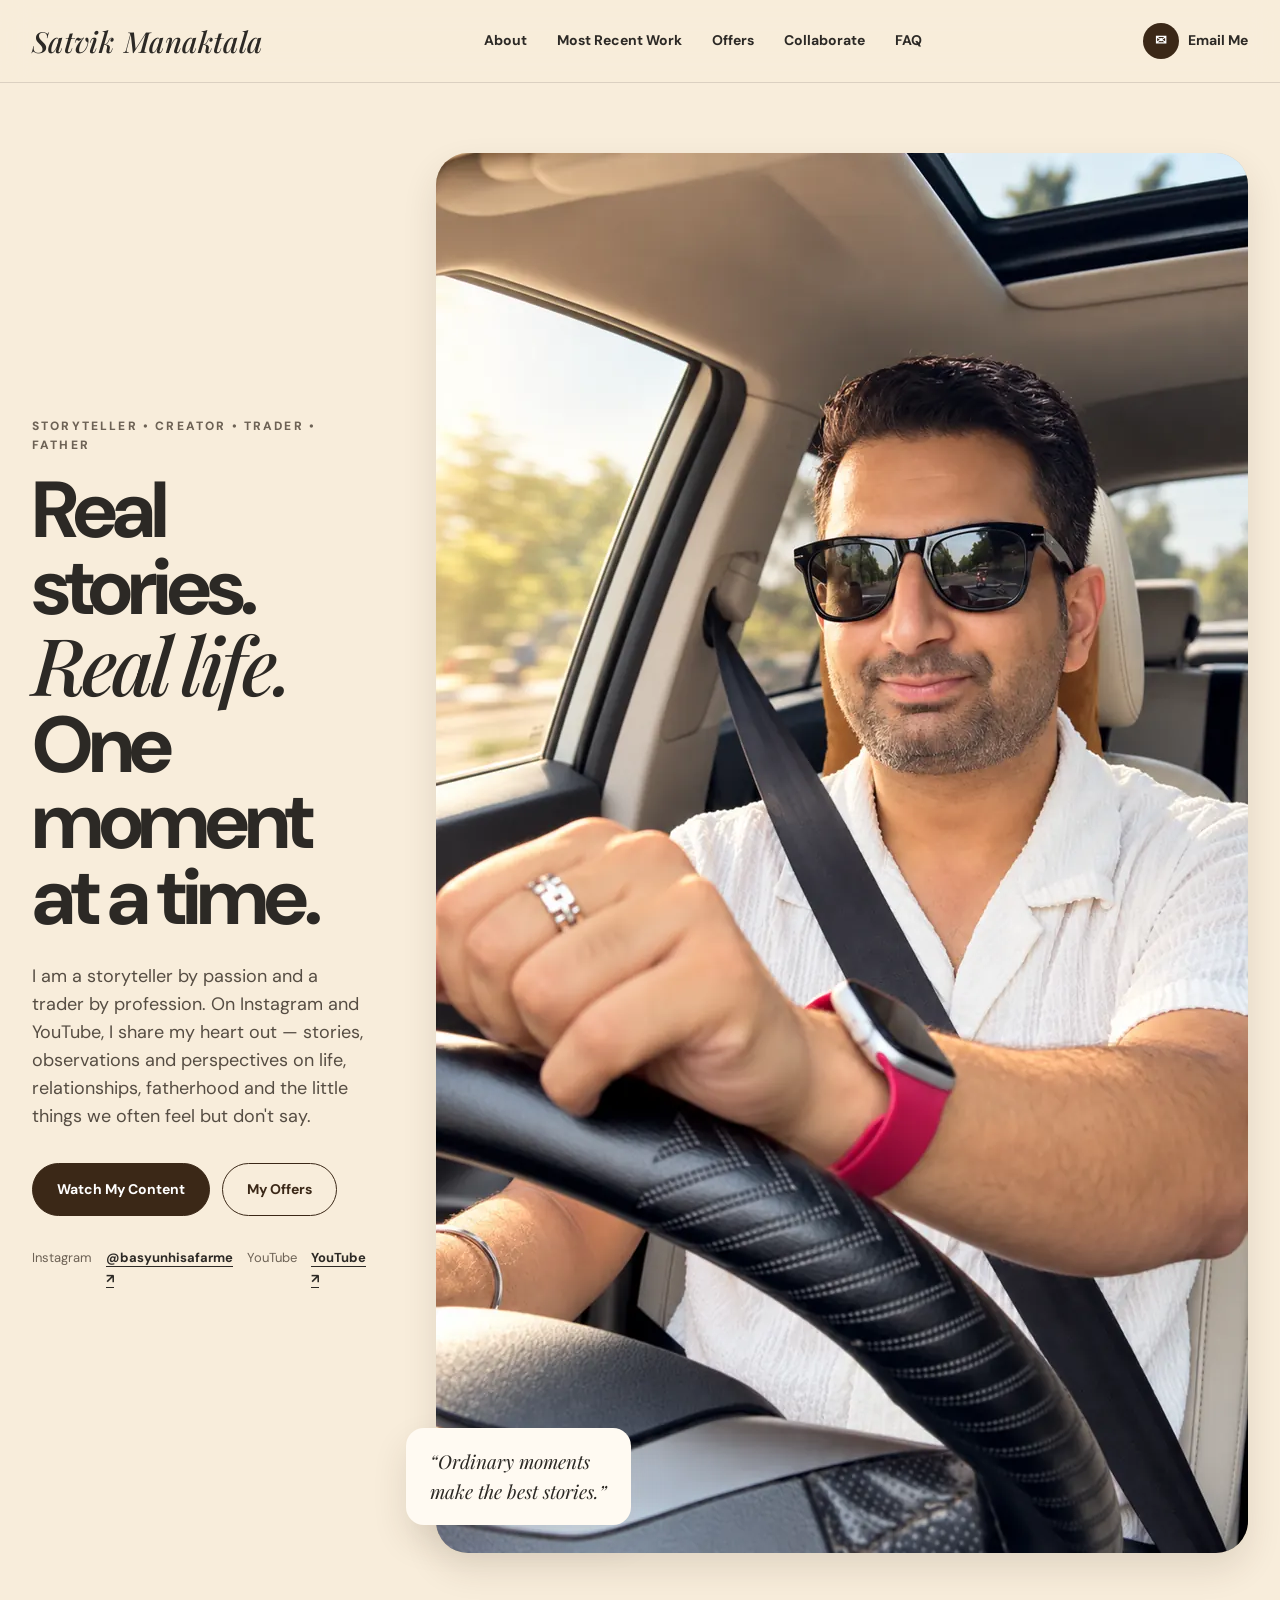
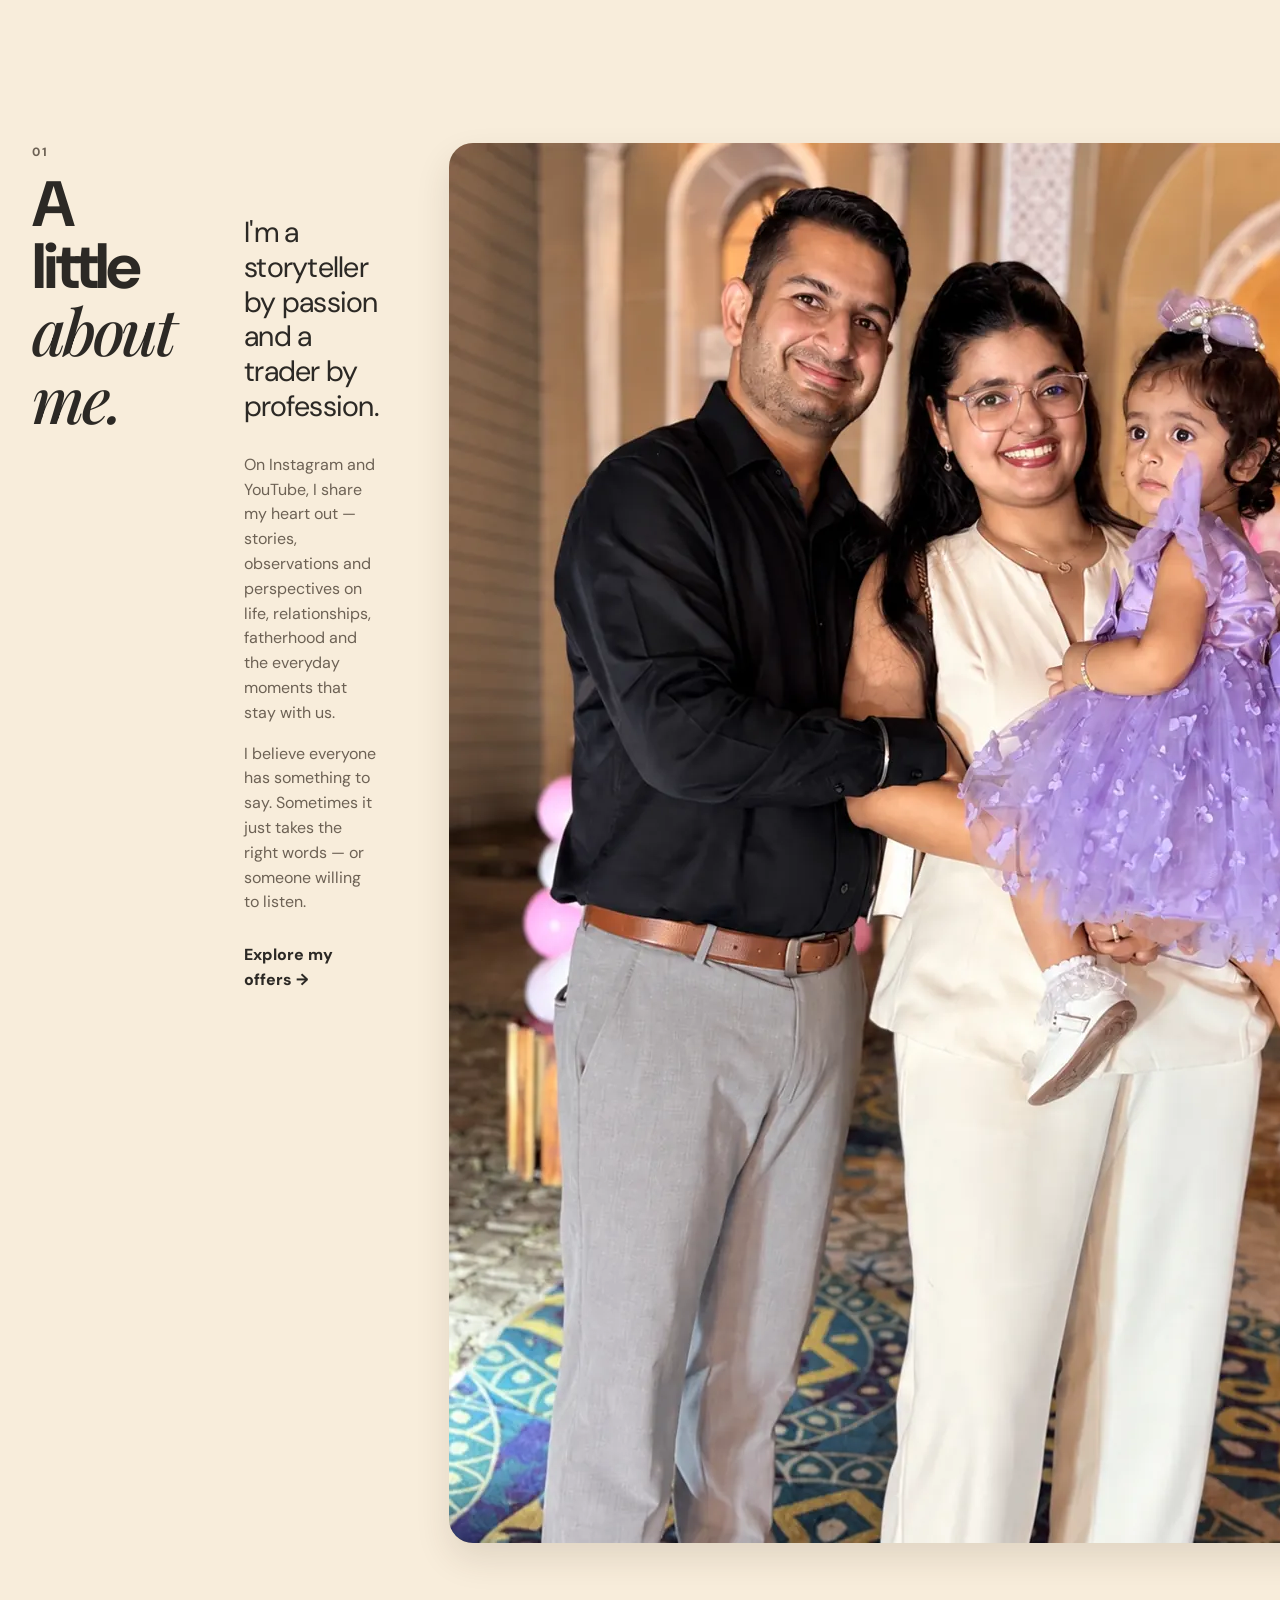
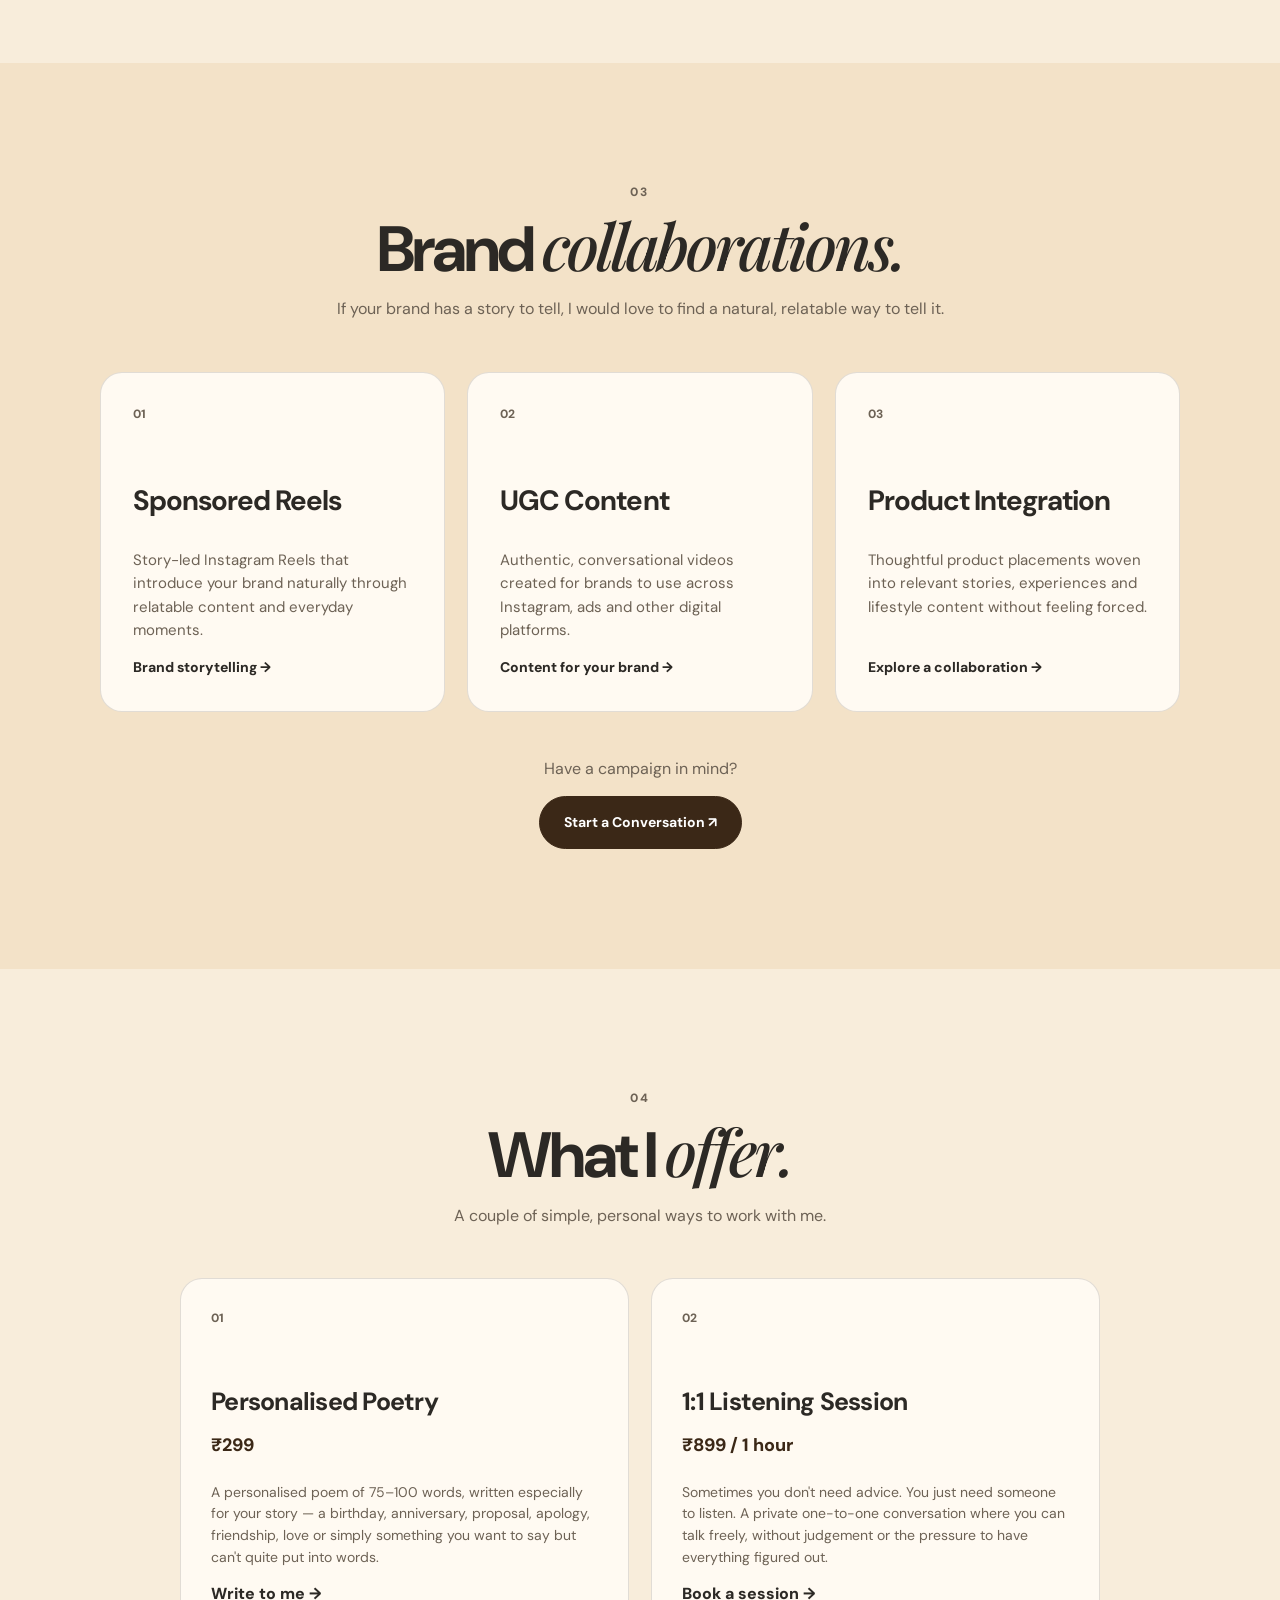
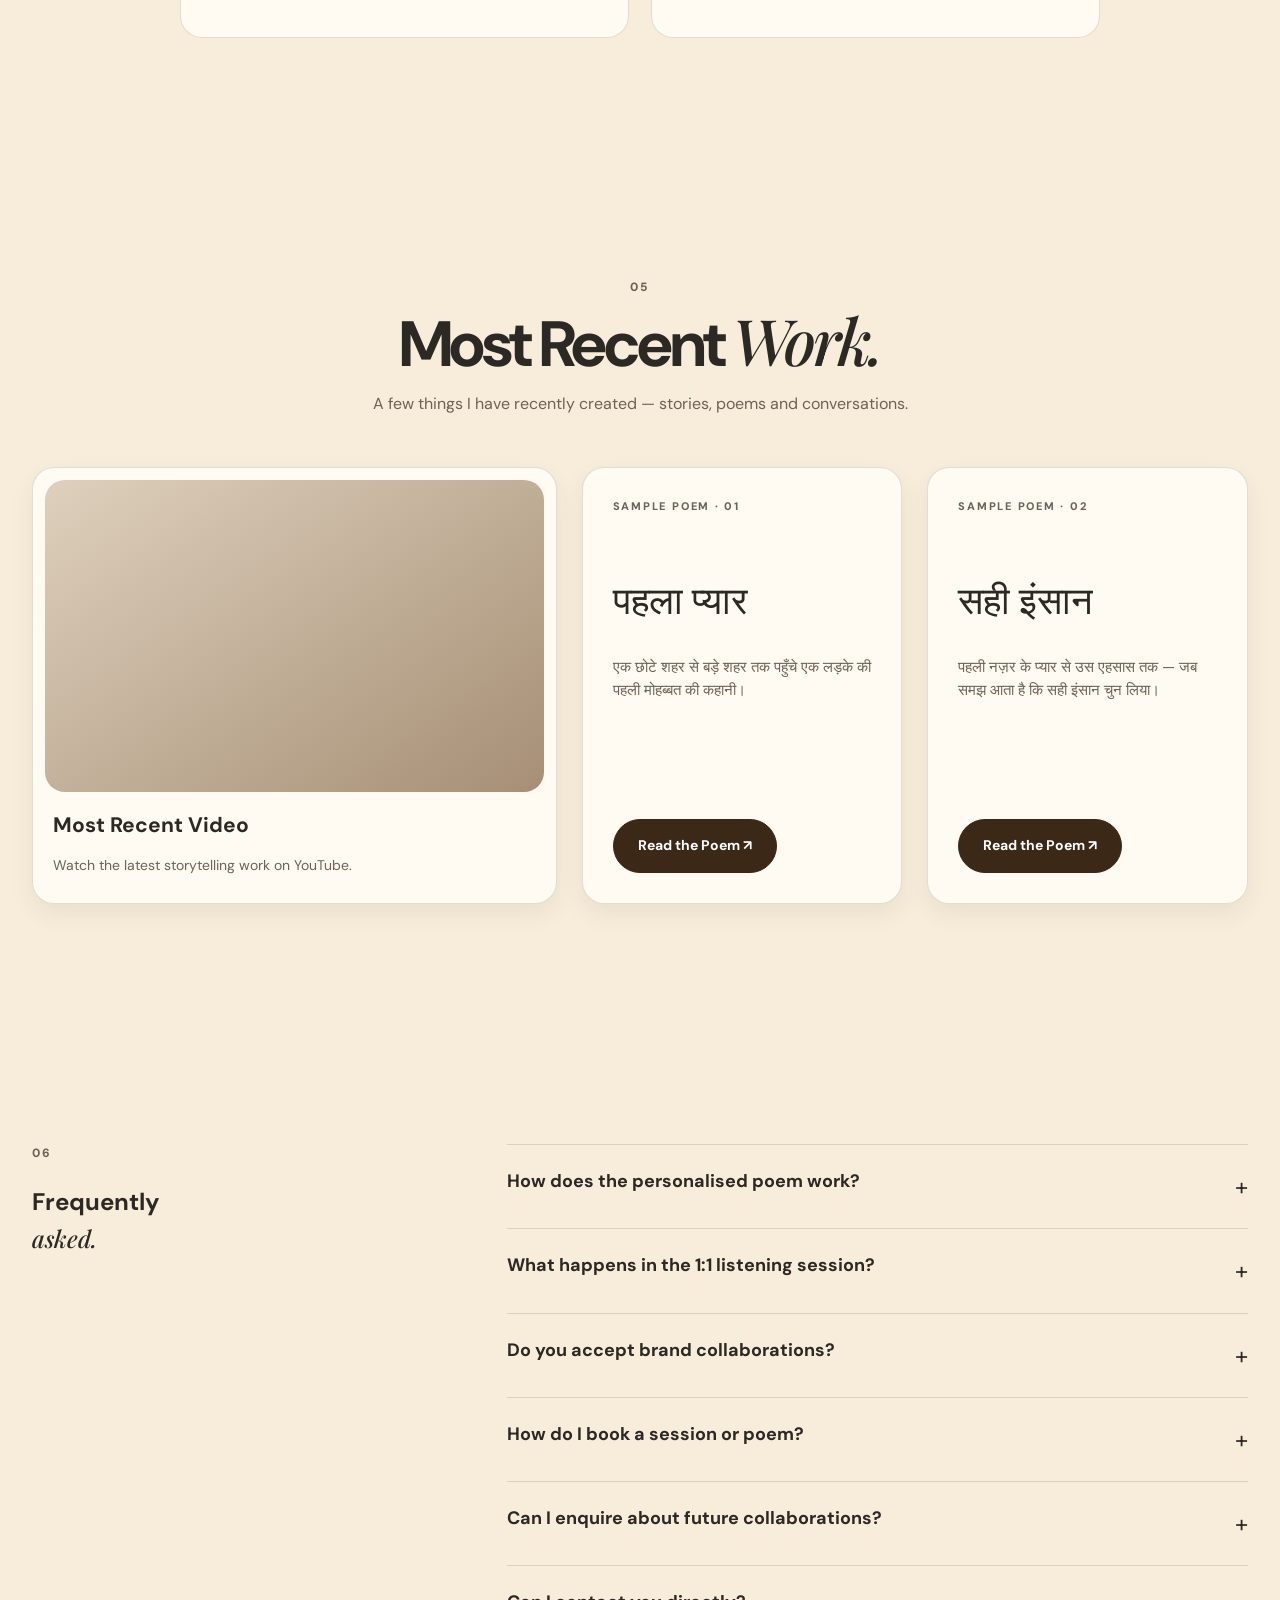
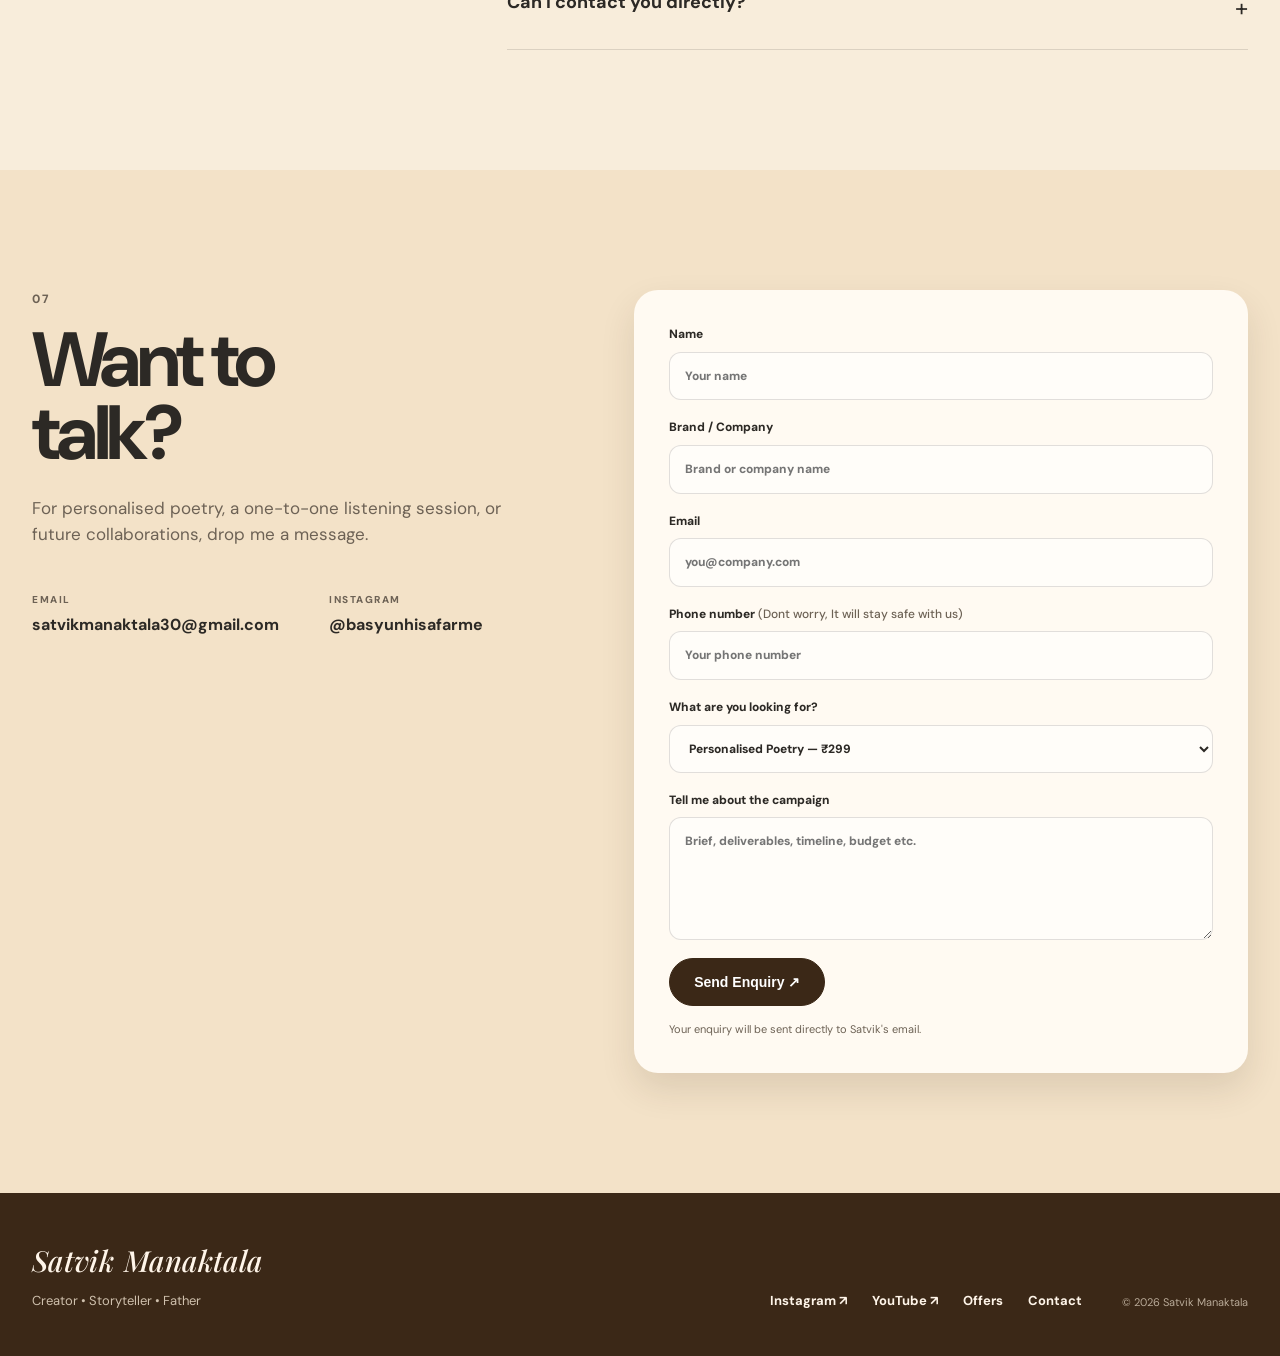
<file: index.html>
<!doctype html>
<html lang="en">
<head>
<meta charset="utf-8">
<meta name="viewport" content="width=device-width,initial-scale=1">
<meta name="description" content="Satvik Manaktala — storyteller, creator and trader. Sharing stories, thoughts and perspectives on life, relationships and everyday moments.">
<title>Satvik Manaktala — Storyteller • Creator • Father</title>
<style>
@import url('https://fonts.googleapis.com/css2?family=DM+Sans:wght@400;500;600;700&family=Playfair+Display:ital,wght@0,500;0,600;1,500;1,600&display=swap');
:root{--cream:#f8eddb;--cream2:#f3e2c8;--ink:#2c2925;--brown:#3b2817;--muted:#6d6255;--white:#fffaf2;--line:rgba(44,41,37,.14);--shadow:0 16px 35px rgba(59,40,23,.12)}
*{box-sizing:border-box}html{scroll-behavior:smooth}body{margin:0;background:var(--cream);color:var(--ink);font-family:'DM Sans',Arial,sans-serif;line-height:1.55}a{text-decoration:none;color:inherit}.container{width:min(1240px,calc(100% - 64px));margin:auto}
.nav-wrap{position:sticky;top:0;z-index:30;background:rgba(248,237,219,.92);backdrop-filter:blur(14px);border-bottom:1px solid var(--line)}.nav{height:82px;display:flex;align-items:center;justify-content:space-between;gap:28px}.logo{font-family:'Playfair Display',serif;font-style:italic;font-size:29px;font-weight:500}.logo span{font-family:'Playfair Display',serif;font-style:italic;font-size:29px;font-weight:500;margin-left:3px}.nav-links{display:flex;gap:30px;font-size:14px;font-weight:700}.nav-links a:hover{opacity:.55}.nav-mail{display:flex;align-items:center;gap:9px;font-size:14px;font-weight:700}.mail-icon{width:36px;height:36px;border-radius:50%;display:grid;place-items:center;background:var(--brown);color:white}.menu{display:none;border:0;background:none;font-size:24px}
.hero{min-height:calc(100vh - 82px);display:grid;grid-template-columns:1fr 1fr;align-items:center;gap:70px;padding:70px 0}.eyebrow,.section-no{font-size:12px;letter-spacing:.18em;font-weight:800;color:var(--muted)}h1{font-size:clamp(54px,6.2vw,88px);line-height:.96;letter-spacing:-.055em;margin:18px 0 28px}h1 em,h2 em{font-family:'Playfair Display',serif;font-weight:500}.lead{max-width:610px;font-size:18px;color:#564d43}.actions{display:flex;gap:12px;flex-wrap:wrap;margin:32px 0}.btn{display:inline-flex;align-items:center;justify-content:center;padding:15px 24px;border-radius:999px;background:var(--brown);border:1px solid var(--brown);color:#fff;font-weight:700;font-size:14px;transition:.2s}.btn:hover{transform:translateY(-2px);box-shadow:var(--shadow)}.btn-light{background:transparent;color:var(--brown)}.btn-light:hover{background:var(--brown);color:#fff}.mini-social{font-size:13px;display:flex;gap:14px}.mini-social span{color:var(--muted)}.mini-social a{text-decoration:underline;text-underline-offset:4px;font-weight:700}
.hero-media{position:relative}.photo{min-height:570px;border-radius:32px;background:linear-gradient(145deg,#ddcdb4,#c4ae91);display:grid;place-items:center;text-align:center;color:#4e4337;box-shadow:var(--shadow);overflow:hidden}.placeholder-label{font-weight:800;letter-spacing:.12em;font-size:13px}.placeholder-sub{display:block;font-size:11px;letter-spacing:0;margin-top:8px}.note{position:absolute;left:-30px;bottom:28px;background:var(--white);padding:19px 24px;border-radius:18px;box-shadow:var(--shadow);font-family:'Playfair Display',serif;font-style:italic;font-size:19px}
.section{padding:120px 0}.about{display:grid;grid-template-columns:.75fr 1.25fr .9fr;gap:70px;align-items:start}.section-title h2,.center h2{font-size:clamp(46px,5vw,72px);line-height:.98;letter-spacing:-.05em;margin:12px 0}.about-copy{padding-top:43px}.large-copy{font-size:29px;line-height:1.2;letter-spacing:-.025em}.about-copy p:not(.large-copy){color:var(--muted);max-width:590px}.text-link{font-weight:800;display:inline-block;margin-top:12px}.about-photo .photo{min-height:430px;border-radius:24px}
.content{background:var(--cream2)}.center{text-align:center;max-width:760px;margin:0 auto 50px}.center p{color:var(--muted)}.reels{display:grid;grid-template-columns:repeat(3,1fr);gap:22px}.reel{background:var(--white);padding:12px;border-radius:21px;box-shadow:0 10px 25px rgba(59,40,23,.07)}.reel-thumb{aspect-ratio:9/13;border-radius:14px;background:linear-gradient(145deg,#302a24,#8b6d4c);display:grid;place-items:center;text-align:center;color:#fff;position:relative;overflow:hidden}.reel-thumb:after{content:'▶';width:55px;height:55px;border-radius:50%;display:grid;place-items:center;background:rgba(255,255,255,.94);color:var(--brown);font-size:17px}.reel-meta{display:flex;justify-content:space-between;gap:12px;padding:15px 8px 7px;font-size:13px}.reel-meta span{color:var(--muted)}.center-action{text-align:center;margin-top:40px}

.brand-section{background:var(--cream2)}.brand-grid{display:grid;grid-template-columns:repeat(3,1fr);gap:22px;max-width:1080px;margin:0 auto}.brand-card{background:var(--white);padding:32px;border:1px solid var(--line);border-radius:22px;min-height:300px;display:flex;flex-direction:column}.brand-card .num{font-size:12px;font-weight:800;color:var(--muted)}.brand-card h3{font-size:28px;letter-spacing:-.035em;margin:55px 0 12px}.brand-card p{font-size:15px;color:var(--muted);max-width:340px}.brand-card span{margin-top:auto;font-weight:800;font-size:14px}.brand-cta{text-align:center;margin-top:45px}.brand-cta p{color:var(--muted);margin-bottom:14px}.brand-cta .btn{display:inline-flex}
.services{padding-bottom:120px}.service-grid{display:grid;grid-template-columns:repeat(2,1fr);gap:22px;max-width:920px;margin:0 auto}.service{background:var(--white);padding:30px;border:1px solid var(--line);border-radius:22px;min-height:305px;display:flex;flex-direction:column}.num{font-size:12px;font-weight:800;color:var(--muted)}.service h3{font-size:25px;letter-spacing:-.03em;margin:55px 0 10px}.price{font-size:18px;font-weight:800;color:var(--brown);margin-bottom:8px}.service p{font-size:14px;color:var(--muted)}.service a{margin-top:auto;font-weight:800}

.featured-grid{display:grid;grid-template-columns:repeat(3,1fr);gap:25px}.video{aspect-ratio:16/10;border-radius:20px;background:linear-gradient(145deg,#ded0bd,#a68f75);display:grid;place-items:center;color:#4b4034}.feature h3{font-size:21px;margin:17px 0 5px}.feature p{color:var(--muted);font-size:14px}
.faq{display:grid;grid-template-columns:.8fr 1.5fr;gap:80px}.faq-list details{border-top:1px solid var(--line);padding:23px 0}.faq-list details:last-child{border-bottom:1px solid var(--line)}summary{cursor:pointer;font-size:18px;font-weight:700;list-style:none;display:flex;justify-content:space-between;gap:20px}summary::-webkit-details-marker{display:none}summary:after{content:'+';font-size:24px;font-weight:400}.faq-list details[open] summary:after{content:'−'}.faq-list details p{color:var(--muted);padding:14px 35px 0 0;margin:0}
.contact{background:var(--cream2)}.contact-inner{display:grid;grid-template-columns:.9fr 1.1fr;gap:100px}.contact h2{font-size:clamp(54px,6vw,84px);line-height:.95;letter-spacing:-.055em;margin:15px 0 25px}.contact-copy>p{color:var(--muted);max-width:500px;font-size:17px}.details{display:flex;gap:50px;flex-wrap:wrap;margin-top:45px}.details small{display:block;font-size:10px;letter-spacing:.15em;font-weight:800;color:var(--muted);margin-bottom:5px}.details a{font-weight:700}.form{background:var(--white);padding:35px;border-radius:24px;box-shadow:var(--shadow)}label{display:block;font-size:12px;font-weight:800;margin-bottom:18px}input,select,textarea{display:block;width:100%;margin-top:8px;border:1px solid var(--line);background:#fffdf9;padding:14px 15px;border-radius:12px;font:inherit;color:var(--ink);outline:none}textarea{resize:vertical}.form-note{font-size:11px;color:var(--muted);margin:15px 0 0}.success{display:none;margin-top:15px;padding:13px 15px;border-radius:12px;background:#eee1cf;font-size:13px}
.footer{background:var(--brown);color:#fff5e9;padding:45px 0}.footer-inner{display:grid;grid-template-columns:1fr auto auto;align-items:end;gap:40px}.footer p{color:#cfc0ad;font-size:13px;margin:8px 0 0}.footer-links{display:flex;gap:25px;font-size:13px;font-weight:700}.copyright{font-size:11px;color:#b9aa98}
.fade{opacity:0;transform:translateY(18px);transition:.7s ease}.fade.show{opacity:1;transform:none}
@media(max-width:950px){.nav-links{display:none}.menu{display:block}.nav-mail{margin-left:auto}.hero,.work-inner,.contact-inner{grid-template-columns:1fr}.hero{padding-top:50px}.hero-media{max-width:700px;width:100%;margin:auto}.about,.faq{grid-template-columns:1fr;gap:30px}.about-copy{padding-top:0}.about-photo{max-width:500px}.reels,.featured-grid,.brand-grid{grid-template-columns:repeat(2,1fr)}.service-grid{grid-template-columns:repeat(2,1fr)}.footer-inner{grid-template-columns:1fr}.footer-links{flex-wrap:wrap}}
@media(max-width:600px){.container{width:calc(100% - 34px)}.nav{height:70px}.nav-mail{display:none}h1{font-size:54px}.section{padding:85px 0}.photo{min-height:430px}.note{left:12px;bottom:15px;font-size:16px}.reels,.featured-grid,.brand-grid,.service-grid{grid-template-columns:1fr}.work-photo{min-height:400px}.contact-inner{gap:50px}.form{padding:22px}.footer-links{gap:15px}}

.recent-grid{display:grid;grid-template-columns:1.35fr .825fr .825fr;gap:25px;align-items:stretch}.recent-work .feature{background:var(--white);border:1px solid var(--line);border-radius:22px;overflow:hidden;box-shadow:0 10px 25px rgba(59,40,23,.07)}.recent-video{padding:12px}.video-link{display:block;padding:0;overflow:hidden}.video-link iframe{display:block;width:100%;aspect-ratio:16/10;border:0}.recent-video h3,.recent-video p{margin-left:8px;margin-right:8px}.poem-card{padding:30px;display:flex;flex-direction:column;min-height:330px}.poem-label{font-size:11px;letter-spacing:.16em;font-weight:800;color:var(--muted)}.poem-card h3{font-family:'Playfair Display',serif;font-size:38px;font-weight:500;margin:55px 0 12px}.poem-card p{color:var(--muted);font-size:15px}.poem-card .btn{margin-top:auto;align-self:flex-start}.recent-work .center{margin-bottom:50px}
@media(max-width:950px){.recent-grid{grid-template-columns:1fr 1fr}.recent-video{grid-column:1/-1}}
@media(max-width:600px){.recent-grid{grid-template-columns:1fr}}

.nav-links.mobile-open{display:flex}
@media(max-width:700px){.nav-links.mobile-open{position:absolute;top:68px;left:0;right:0;background:rgba(248,237,219,.98);border-bottom:1px solid var(--line);padding:18px 20px 22px;display:flex;flex-direction:column;gap:0;box-shadow:0 16px 30px rgba(59,40,23,.08)}.nav-links.mobile-open a{padding:13px 0;font-size:15px;border-bottom:1px solid var(--line)}.nav-links.mobile-open a:last-child{border-bottom:0}}
/* MOBILE POLISH — final responsive pass */
@media (max-width: 700px){
  html,body{width:100%;max-width:100%;overflow-x:hidden}
  body{font-size:16px}
  .container{width:calc(100% - 40px);max-width:none;margin-left:auto;margin-right:auto}
  .nav-wrap{width:100%;}
  .nav{width:calc(100% - 40px);height:68px;gap:14px}
  .logo,.logo span{font-size:23px;white-space:nowrap}
  .menu{display:grid;place-items:center;width:38px;height:38px;padding:0;color:var(--brown);font-size:0}
  .menu::before{content:'☰';font-size:21px;line-height:1}
  .hero{display:flex;flex-direction:column;min-height:auto;gap:34px;padding:58px 0 70px}
  .hero > .fade:first-child{width:100%;max-width:none}
  .eyebrow{font-size:10px;letter-spacing:.14em;white-space:nowrap}
  h1,.hero h1{font-size:47px;line-height:.96;letter-spacing:-.045em;margin:16px 0 24px}
  .lead,.hero .lead{font-size:17px;line-height:1.55;max-width:none}
  .actions{margin:26px 0 22px;gap:10px}
  .btn{padding:13px 19px;font-size:13px}
  .mini-social{display:grid;grid-template-columns:auto 1fr;gap:8px 12px;align-items:center;font-size:12px}
  .hero-media{width:100%;max-width:none;margin:0}
  .hero-photo img{width:100%;height:390px;min-height:390px;object-fit:cover;border-radius:22px;object-position:center 42%}
  .note{display:none}
  .section{padding:82px 0}
  .about{display:flex;flex-direction:column;gap:30px}
  .section-title h2,.center h2{font-size:47px;line-height:.98;margin:10px 0 0}
  .about-copy{padding:0}
  .large-copy,.about-copy .large-copy{font-size:25px;line-height:1.22}
  .about-copy p:not(.large-copy){font-size:15.5px;line-height:1.6}
  .about-photo{max-width:none;width:100%}
  .about-photo-img img{width:100%;height:430px;min-height:430px;border-radius:22px;object-fit:cover;object-position:center top}
  .brand-section{padding:82px 0}
  .center{width:100%;max-width:620px;margin:0 auto 34px;text-align:center}
  .center p{font-size:15px;line-height:1.55;margin-bottom:0}
  .brand-grid,.service-grid,.recent-grid{display:grid;grid-template-columns:1fr;gap:16px;max-width:none}
  .brand-card,.service,.recent-work .feature{border-radius:20px}
  .brand-card{min-height:270px;padding:25px}
  .brand-card h3{font-size:24px;margin:45px 0 12px}
  .brand-card p,.service p,.poem-card p{font-size:14.5px;line-height:1.6}
  .services{padding-top:82px;padding-bottom:90px}
  .service{min-height:0;padding:26px}
  .service h3{font-size:24px;margin:42px 0 8px}
  .price{font-size:17px}
  .recent-work .center{margin-bottom:34px}
  .recent-video{padding:10px}
  .video-link iframe{border-radius:14px}
  .recent-video h3{font-size:20px;margin-top:15px}
  .poem-card{min-height:300px;padding:27px}
  .poem-card h3{font-size:36px;margin:48px 0 12px}
  .faq{display:flex;flex-direction:column;gap:32px}
  .faq-list details{padding:20px 0}
  summary{font-size:16px;line-height:1.4;gap:18px}
  .faq-list details p{font-size:14px;line-height:1.55;padding-right:10px}
  .contact{padding:82px 0}
  .contact-inner{display:flex;flex-direction:column;gap:38px}
  .contact h2{font-size:54px}
  .contact-copy>p{font-size:16px;line-height:1.55}
  .details{display:block;margin-top:30px}
  .details > div{margin-bottom:22px}
  .details a{font-size:14px;overflow-wrap:anywhere}
  .form{padding:22px;border-radius:20px}
  .footer{padding:38px 0}
  .footer-inner{display:flex;flex-direction:column;align-items:flex-start;gap:22px}
  .footer-links{gap:14px;flex-wrap:wrap;font-size:12px}
}
@media (max-width:380px){
  .container,.nav{width:calc(100% - 30px)}
  h1,.hero h1{font-size:42px}
  .section-title h2,.center h2{font-size:42px}
  .hero-photo img{height:350px;min-height:350px}
}

</style>
</head>
<body>
<header class="nav-wrap"><nav class="nav container"><a class="logo" href="#home">Satvik <span>Manaktala</span></a><div class="nav-links"><a href="#about">About</a><a href="#work">Most Recent Work</a><a href="#services">Offers</a><a href="#collaborate">Collaborate</a><a href="#faq">FAQ</a></div><a class="nav-mail" href="mailto:satvikmanaktala30@gmail.com"><span class="mail-icon">✉</span>Email Me</a><button class="menu" aria-label="Open menu" aria-expanded="false">☰</button></nav></header>
<main>
<section id="home" class="hero container"><div class="fade"><div class="eyebrow">STORYTELLER • CREATOR • TRADER • FATHER</div><h1>Real stories.<br><em>Real life.</em><br>One moment at a time.</h1><p class="lead">I am a storyteller by passion and a trader by profession. On Instagram and YouTube, I share my heart out — stories, observations and perspectives on life, relationships, fatherhood and the little things we often feel but don't say.</p><div class="actions"><a class="btn" href="#work">Watch My Content</a><a class="btn btn-light" href="#services">My Offers</a></div><div class="mini-social"><span>Instagram</span><a href="https://www.instagram.com/basyunhisafarme/" target="_blank">@basyunhisafarme ↗</a><span>YouTube</span><a href="https://www.youtube.com/@Basyunhisafarme" target="_blank" rel="noopener">YouTube ↗</a></div></div><div class="hero-media fade"><div class="photo hero-photo"><img src="assets/hero-car.webp" alt="Satvik Manaktala driving" loading="eager"></div><div class="note">“Ordinary moments<br>make the best stories.”</div></div></section>
<section id="about" class="section container about"><div class="section-title fade"><div class="section-no">01</div><h2>A little<br><em>about me.</em></h2></div><div class="about-copy fade"><p class="large-copy">I'm a storyteller by passion and a trader by profession.</p><p>On Instagram and YouTube, I share my heart out — stories, observations and perspectives on life, relationships, fatherhood and the everyday moments that stay with us.</p><p>I believe everyone has something to say. Sometimes it just takes the right words — or someone willing to listen.</p><a class="text-link" href="#services">Explore my offers →</a></div><div class="about-photo fade"><div class="photo about-photo-img"><img src="assets/about-family.webp" alt="Satvik with his family" loading="lazy"></div></div></section>

<section id="collaborate" class="section brand-section"><div class="container"><div class="center fade"><div class="section-no">03</div><h2>Brand <em>collaborations.</em></h2><p>If your brand has a story to tell, I would love to find a natural, relatable way to tell it.</p></div><div class="brand-grid"><article class="brand-card fade"><div class="num">01</div><h3>Sponsored Reels</h3><p>Story-led Instagram Reels that introduce your brand naturally through relatable content and everyday moments.</p><span>Brand storytelling →</span></article><article class="brand-card fade"><div class="num">02</div><h3>UGC Content</h3><p>Authentic, conversational videos created for brands to use across Instagram, ads and other digital platforms.</p><span>Content for your brand →</span></article><article class="brand-card fade"><div class="num">03</div><h3>Product Integration</h3><p>Thoughtful product placements woven into relevant stories, experiences and lifestyle content without feeling forced.</p><span>Explore a collaboration →</span></article></div><div class="brand-cta fade"><p>Have a campaign in mind?</p><a class="btn" href="#contact">Start a Conversation ↗</a></div></div></section>
<section id="services" class="section services container"><div class="center fade"><div class="section-no">04</div><h2>What I <em>offer.</em></h2><p>A couple of simple, personal ways to work with me.</p></div><div class="service-grid"><article class="service fade"><div class="num">01</div><h3>Personalised Poetry</h3><div class="price">₹299</div><p>A personalised poem of 75–100 words, written especially for your story — a birthday, anniversary, proposal, apology, friendship, love or simply something you want to say but can't quite put into words.</p><a href="#contact">Write to me →</a></article><article class="service fade"><div class="num">02</div><h3>1:1 Listening Session</h3><div class="price">₹899 / 1 hour</div><p>Sometimes you don't need advice. You just need someone to listen. A private one-to-one conversation where you can talk freely, without judgement or the pressure to have everything figured out.</p><a href="#contact">Book a session →</a></article></div></section>

<section id="work" class="section container recent-work"><div class="center fade"><div class="section-no">05</div><h2>Most Recent <em>Work.</em></h2><p>A few things I have recently created — stories, poems and conversations.</p></div><div class="recent-grid"><article class="feature recent-video fade"><a class="video video-link" href="https://youtu.be/DcKfDYh8Utc?si=D1EvRQSP8yBlrCzh" target="_blank" rel="noopener"><iframe src="https://www.youtube.com/embed/DcKfDYh8Utc" title="Satvik Manaktala — Most Recent Work" frameborder="0" allow="accelerometer; autoplay; clipboard-write; encrypted-media; gyroscope; picture-in-picture; web-share" allowfullscreen></iframe></a><h3>Most Recent Video</h3><p>Watch the latest storytelling work on YouTube.</p></article><article class="feature poem-card fade"><div class="poem-label">SAMPLE POEM · 01</div><h3>पहला प्यार</h3><p>एक छोटे शहर से बड़े शहर तक पहुँचे एक लड़के की पहली मोहब्बत की कहानी।</p><a class="btn" href="poems/pehla-pyar.html" target="_blank" rel="noopener">Read the Poem ↗</a></article><article class="feature poem-card fade"><div class="poem-label">SAMPLE POEM · 02</div><h3>सही इंसान</h3><p>पहली नज़र के प्यार से उस एहसास तक — जब समझ आता है कि सही इंसान चुन लिया।</p><a class="btn" href="poems/sahi-insaan.html" target="_blank" rel="noopener">Read the Poem ↗</a></article></div></section>
<section id="faq" class="section container faq"><div class="fade"><div class="section-no">06</div><h2>Frequently<br><em>asked.</em></h2></div><div class="faq-list fade"><details><summary>How does the personalised poem work?</summary><p>Share the occasion and the story, names or feelings you want included. I will write a personalised 75–100 word poem for ₹299.</p></details><details><summary>What happens in the 1:1 listening session?</summary><p>It is a private one-hour conversation. Sometimes you do not need advice — you simply want someone to hear you. You can talk openly and I will listen.</p></details><details><summary>Do you accept brand collaborations?</summary><p>Yes. Brand collaborations can be discussed based on the brief and fit.</p></details><details><summary>How do I book a session or poem?</summary><p>Use the enquiry form below, choose the service you want, and share the details. I will get back to you on email.</p></details><details><summary>Can I enquire about future collaborations?</summary><p>Yes. You can use the same contact form for brand or creator collaborations.</p></details><details><summary>Can I contact you directly?</summary><p>Yes. You can email me at satvikmanaktala30@gmail.com or use the enquiry form.</p></details></div></section>
<section id="contact" class="section contact"><div class="container contact-inner"><div class="contact-copy fade"><div class="section-no">07</div><h2>Want to<br>talk?</h2><p>For personalised poetry, a one-to-one listening session, or future collaborations, drop me a message.</p><div class="details"><div><small>EMAIL</small><a href="mailto:satvikmanaktala30@gmail.com">satvikmanaktala30@gmail.com</a></div><div><small>INSTAGRAM</small><a href="https://www.instagram.com/basyunhisafarme/" target="_blank">@basyunhisafarme</a></div></div></div><form class="form fade" action="https://formsubmit.co/satvikmanaktala30@gmail.com" method="POST"><input type="hidden" name="_subject" value="New Website Enquiry — Satvik Manaktala"><input type="hidden" name="_captcha" value="true"><input type="hidden" name="_template" value="table"><input type="hidden" name="_next" value="https://satvik-manaktala.vercel.app/thank-you.html"><label>Name<input name="name" required placeholder="Your name"></label><label>Brand / Company<input name="brand" placeholder="Brand or company name"></label><label>Email<input type="email" name="email" required placeholder="you@company.com"></label><label>Phone number <span style="font-weight:500;color:var(--muted)">(Dont worry, It will stay safe with us)</span><input type="tel" name="phone" required inputmode="tel" autocomplete="tel" placeholder="Your phone number"></label><label>What are you looking for?<select name="service"><option>Personalised Poetry — ₹299</option><option>1:1 Listening Session — ₹899 / 1 hour</option><option>Brand Collaboration</option><option>Other</option></select></label><label>Tell me about the campaign<textarea name="message" rows="5" placeholder="Brief, deliverables, timeline, budget etc."></textarea></label><button class="btn" type="submit">Send Enquiry ↗</button><p class="form-note">Your enquiry will be sent directly to Satvik's email.</p></form></div></section>
</main>
<footer class="footer"><div class="container footer-inner"><div><a class="logo" href="#home">Satvik <span>Manaktala</span></a><p>Creator • Storyteller • Father</p></div><div class="footer-links"><a href="https://www.instagram.com/basyunhisafarme/" target="_blank">Instagram ↗</a><a href="https://www.youtube.com/@Basyunhisafarme" target="_blank" rel="noopener">YouTube ↗</a><a href="#services">Offers</a><a href="#contact">Contact</a></div><div class="copyright">© 2026 Satvik Manaktala</div></div></footer>
<script>
const obs=new IntersectionObserver(es=>es.forEach(e=>{if(e.isIntersecting)e.target.classList.add('show')}),{threshold:.08});document.querySelectorAll('.fade').forEach(x=>obs.observe(x));
const menu=document.querySelector('.menu'); const navLinks=document.querySelector('.nav-links'); if(menu&&navLinks){menu.addEventListener('click',()=>{const open=navLinks.classList.toggle('mobile-open');menu.setAttribute('aria-expanded',open?'true':'false');});navLinks.querySelectorAll('a').forEach(a=>a.addEventListener('click',()=>{navLinks.classList.remove('mobile-open');menu.setAttribute('aria-expanded','false')}));}
function sendMail(e){e.preventDefault();const f=new FormData(e.target);const email='satvikmanaktala30@gmail.com';const subject=encodeURIComponent('Brand Collaboration Enquiry — '+(f.get('brand')||f.get('name')));const body=encodeURIComponent('Name: '+f.get('name')+'\nBrand / Company: '+f.get('brand')+'\nEmail: '+f.get('email')+'\nService: '+f.get('service')+'\n\nCampaign details:\n'+f.get('message'));window.location.href='mailto:'+email+'?subject='+subject+'&body='+body;document.getElementById('success').style.display='block'}

</script>
</body>
</html>
</file>
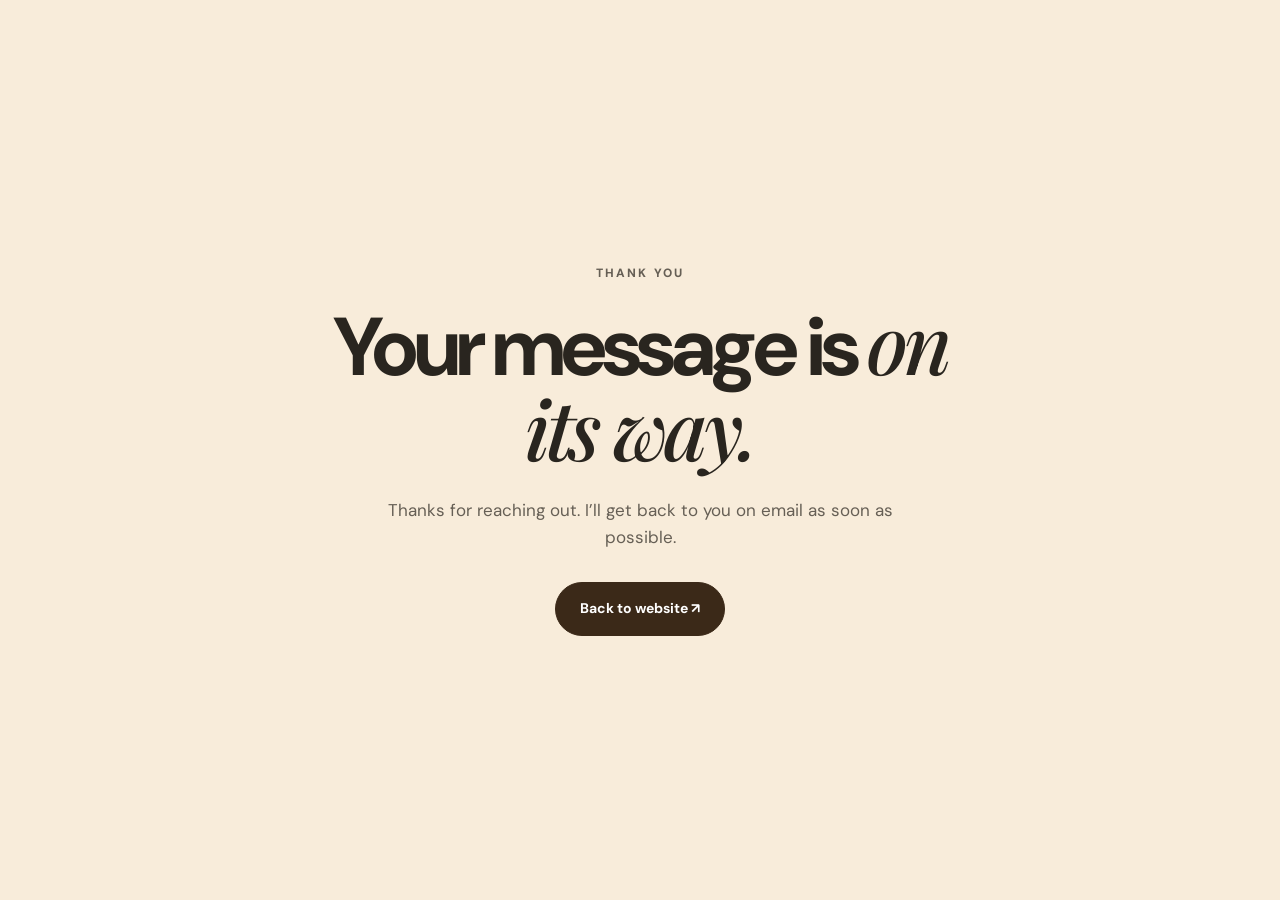
<file: thank-you.html>
<!doctype html><html lang="en"><head><meta charset="utf-8"><meta name="viewport" content="width=device-width,initial-scale=1"><title>Thank You — Satvik Manaktala</title><link rel="preconnect" href="https://fonts.googleapis.com"><link rel="preconnect" href="https://fonts.gstatic.com" crossorigin><link href="https://fonts.googleapis.com/css2?family=DM+Sans:wght@400;500;600;700;800&family=Playfair+Display:ital,wght@0,500;0,600;1,500&display=swap" rel="stylesheet"><link rel="stylesheet" href="styles.css"><style>body{min-height:100vh;display:grid;place-items:center}.thanks{width:min(700px,calc(100% - 34px));text-align:center;padding:70px 25px}.thanks .eyebrow{font-size:12px;letter-spacing:.18em;font-weight:800;color:var(--muted)}.thanks h1{font-size:clamp(48px,7vw,82px);line-height:.98;letter-spacing:-.055em;margin:18px 0 24px}.thanks h1 em{font-family:'Playfair Display',serif;font-weight:500}.thanks p{color:var(--muted);font-size:17px;max-width:520px;margin:0 auto 32px}.btn{display:inline-flex;align-items:center;justify-content:center;background:var(--brown);color:white;border:1px solid var(--brown);padding:15px 24px;border-radius:999px;font-weight:700;font-size:14px}</style></head><body><main class="thanks"><div class="eyebrow">THANK YOU</div><h1>Your message is <em>on its way.</em></h1><p>Thanks for reaching out. I’ll get back to you on email as soon as possible.</p><a class="btn" href="/">Back to website ↗</a></main></body></html>
</file>
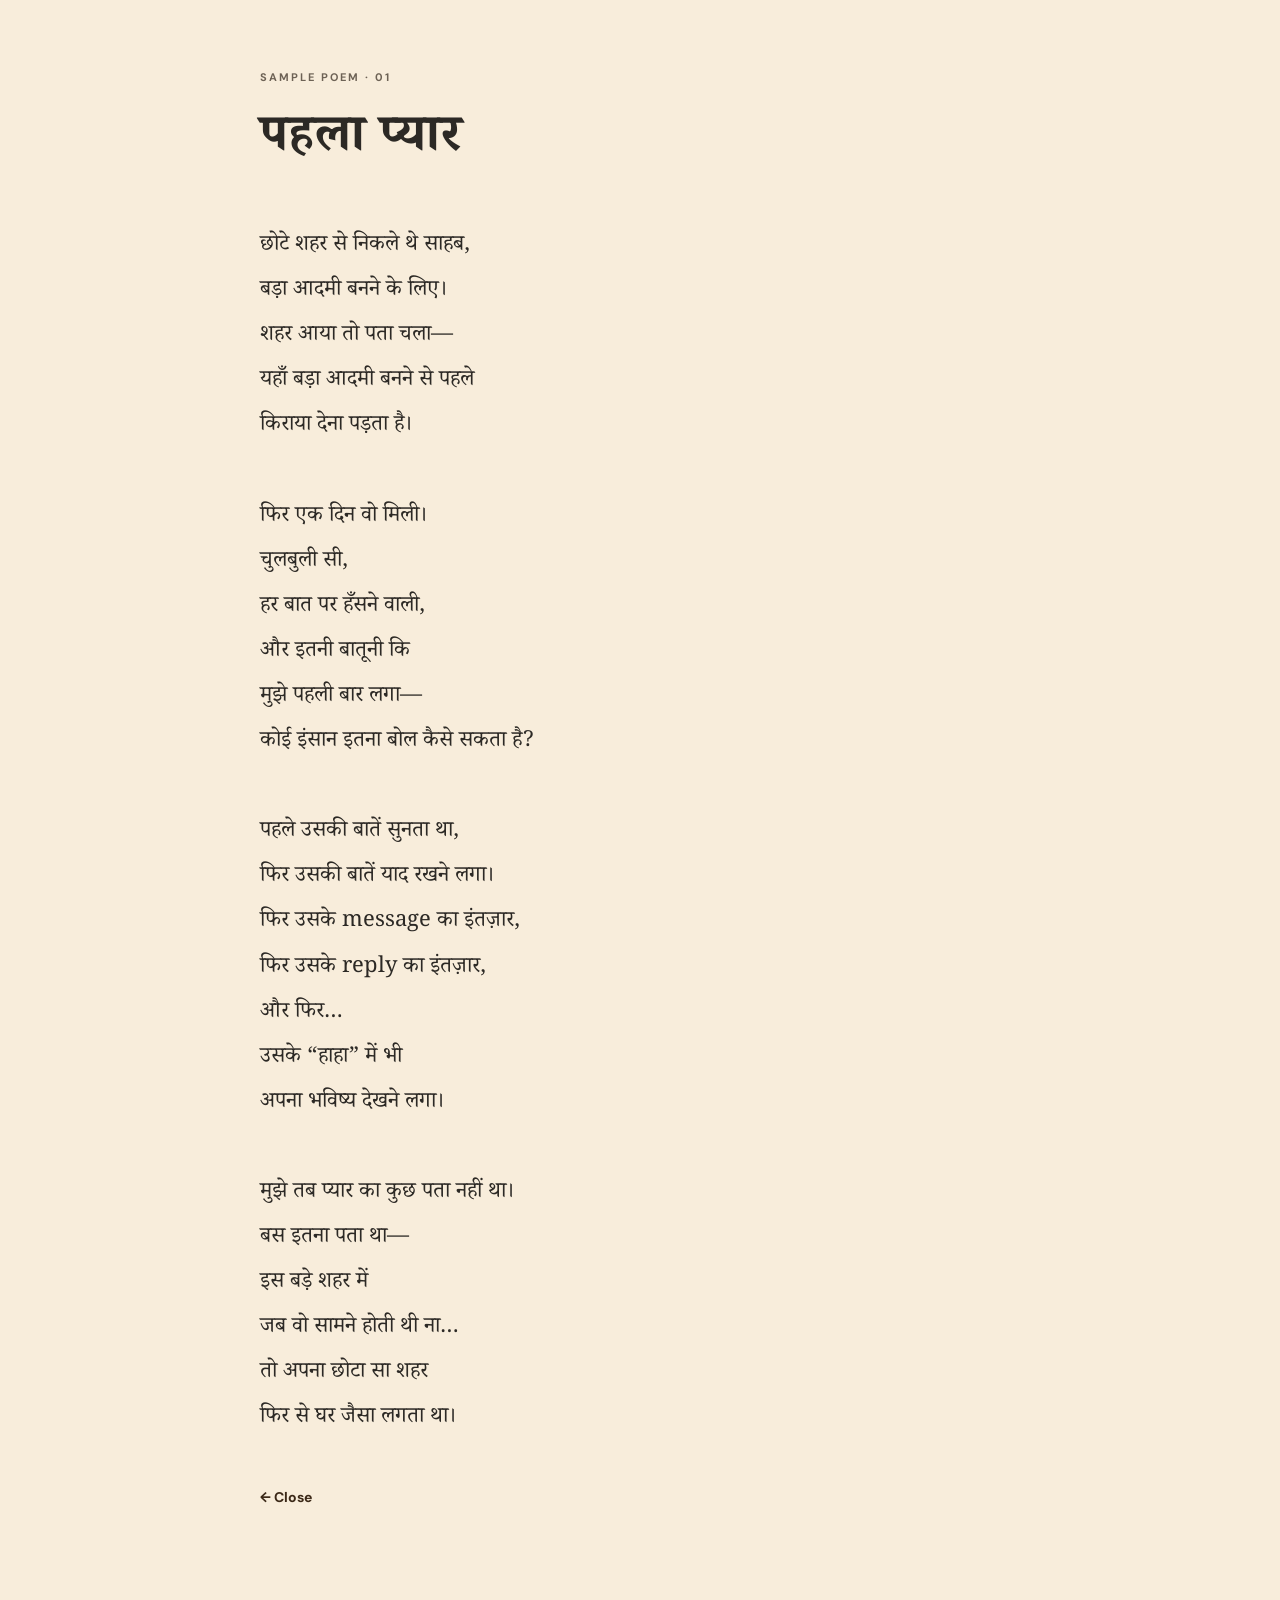
<file: poems/pehla-pyar.html>
<!doctype html><html lang="hi"><head><meta charset="utf-8"><meta name="viewport" content="width=device-width,initial-scale=1"><title>पहला प्यार — Satvik Manaktala</title><style>@import url('https://fonts.googleapis.com/css2?family=DM+Sans:wght@400;500;700&family=Noto+Serif+Devanagari:wght@400;500&display=swap');body{margin:0;background:#f8eddb;color:#2c2925;font-family:'Noto Serif Devanagari',serif}.page{max-width:760px;margin:0 auto;padding:70px 28px 90px}.label{font:700 11px 'DM Sans',sans-serif;letter-spacing:.18em;color:#6d6255}.title{font-size:52px;margin:18px 0 42px}.poem{font-size:22px;line-height:2.05;white-space:pre-line;user-select:none;-webkit-user-select:none}.back{display:inline-block;margin-top:45px;font:700 14px 'DM Sans',sans-serif;color:#3b2817;text-decoration:none}body{-webkit-touch-callout:none} </style></head><body oncontextmenu="return false"><main class="page"><div class="label">SAMPLE POEM · 01</div><h1 class="title">पहला प्यार</h1><div class="poem">छोटे शहर से निकले थे साहब,
बड़ा आदमी बनने के लिए।
शहर आया तो पता चला—
यहाँ बड़ा आदमी बनने से पहले
किराया देना पड़ता है।

फिर एक दिन वो मिली।
चुलबुली सी,
हर बात पर हँसने वाली,
और इतनी बातूनी कि
मुझे पहली बार लगा—
कोई इंसान इतना बोल कैसे सकता है?

पहले उसकी बातें सुनता था,
फिर उसकी बातें याद रखने लगा।
फिर उसके message का इंतज़ार,
फिर उसके reply का इंतज़ार,
और फिर…
उसके “हाहा” में भी
अपना भविष्य देखने लगा।

मुझे तब प्यार का कुछ पता नहीं था।
बस इतना पता था—
इस बड़े शहर में
जब वो सामने होती थी ना…
तो अपना छोटा सा शहर
फिर से घर जैसा लगता था।</div><a class="back" href="javascript:window.close()">← Close</a></main><script>document.addEventListener('copy',e=>e.preventDefault());document.addEventListener('cut',e=>e.preventDefault());</script></body></html>
</file>
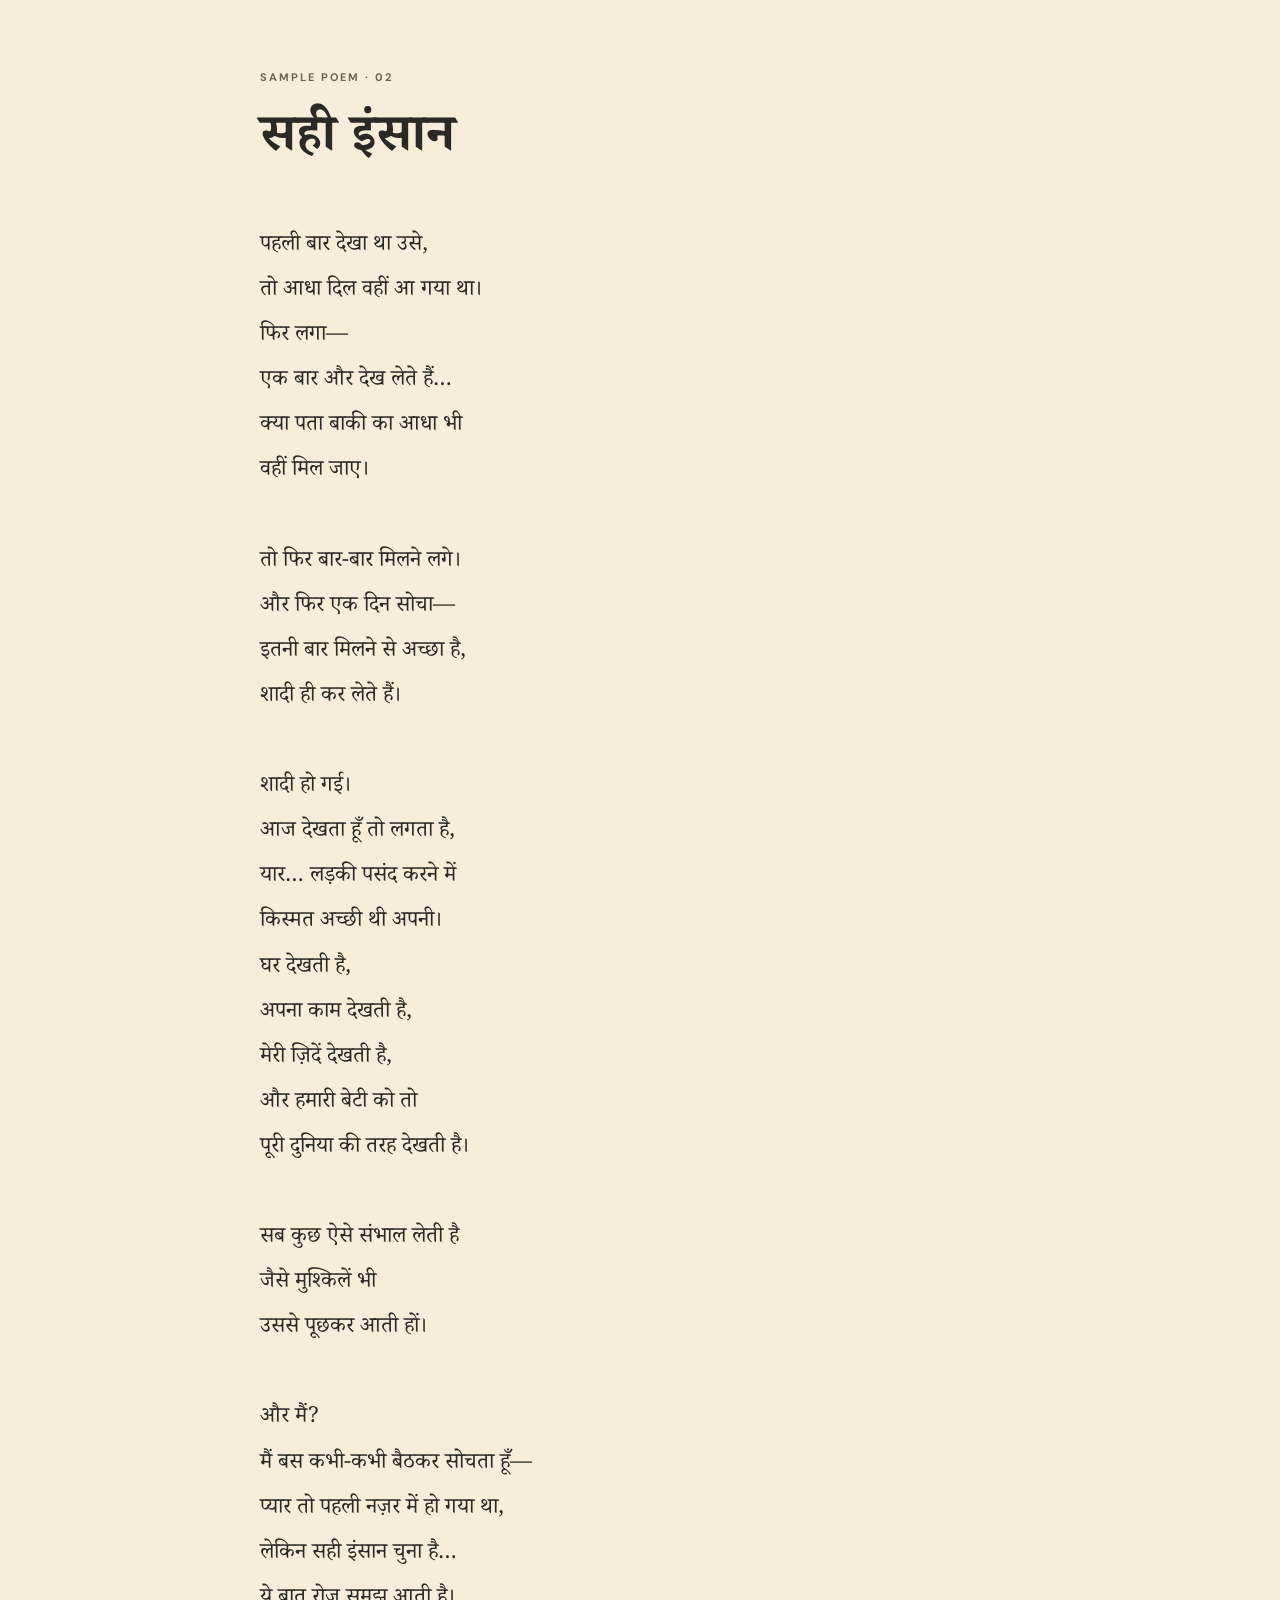
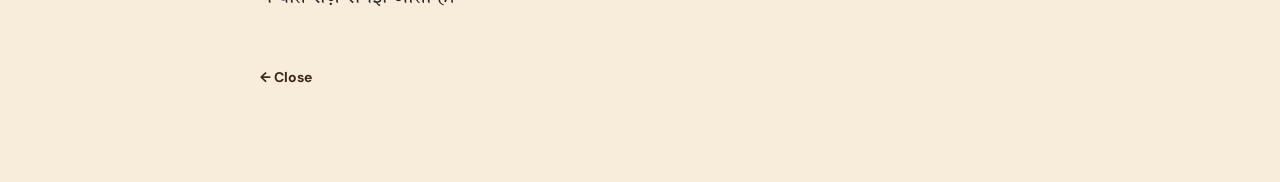
<file: poems/sahi-insaan.html>
<!doctype html><html lang="hi"><head><meta charset="utf-8"><meta name="viewport" content="width=device-width,initial-scale=1"><title>सही इंसान — Satvik Manaktala</title><style>@import url('https://fonts.googleapis.com/css2?family=DM+Sans:wght@400;500;700&family=Noto+Serif+Devanagari:wght@400;500&display=swap');body{margin:0;background:#f8eddb;color:#2c2925;font-family:'Noto Serif Devanagari',serif}.page{max-width:760px;margin:0 auto;padding:70px 28px 90px}.label{font:700 11px 'DM Sans',sans-serif;letter-spacing:.18em;color:#6d6255}.title{font-size:52px;margin:18px 0 42px}.poem{font-size:22px;line-height:2.05;white-space:pre-line;user-select:none;-webkit-user-select:none}.back{display:inline-block;margin-top:45px;font:700 14px 'DM Sans',sans-serif;color:#3b2817;text-decoration:none}body{-webkit-touch-callout:none}</style></head><body oncontextmenu="return false"><main class="page"><div class="label">SAMPLE POEM · 02</div><h1 class="title">सही इंसान</h1><div class="poem">पहली बार देखा था उसे,
तो आधा दिल वहीं आ गया था।
फिर लगा—
एक बार और देख लेते हैं…
क्या पता बाकी का आधा भी
वहीं मिल जाए।

तो फिर बार-बार मिलने लगे।
और फिर एक दिन सोचा—
इतनी बार मिलने से अच्छा है,
शादी ही कर लेते हैं।

शादी हो गई।
आज देखता हूँ तो लगता है,
यार… लड़की पसंद करने में
किस्मत अच्छी थी अपनी।
घर देखती है,
अपना काम देखती है,
मेरी ज़िदें देखती है,
और हमारी बेटी को तो
पूरी दुनिया की तरह देखती है।

सब कुछ ऐसे संभाल लेती है
जैसे मुश्किलें भी
उससे पूछकर आती हों।

और मैं?
मैं बस कभी-कभी बैठकर सोचता हूँ—
प्यार तो पहली नज़र में हो गया था,
लेकिन सही इंसान चुना है…
ये बात रोज़ समझ आती है।</div><a class="back" href="javascript:window.close()">← Close</a></main><script>document.addEventListener('copy',e=>e.preventDefault());document.addEventListener('cut',e=>e.preventDefault());</script></body></html>
</file>
<file: styles.css>
:root{--cream:#f8ecda;--cream2:#f4e3cb;--ink:#29251f;--brown:#3b2918;--line:rgba(41,37,31,.14);--white:#fffaf3;--muted:#665f55;--radius:24px}*{box-sizing:border-box}html{scroll-behavior:smooth}body{margin:0;background:var(--cream);color:var(--ink);font-family:'DM Sans',sans-serif;line-height:1.55}a{color:inherit;text-decoration:none}.container{width:min(1240px,calc(100% - 64px));margin:auto}.nav-wrap{position:sticky;top:0;z-index:20;background:rgba(248,236,218,.9);backdrop-filter:blur(14px);border-bottom:1px solid var(--line)}.nav{height:82px;display:flex;align-items:center;justify-content:space-between;gap:28px}.logo{font-family:'Playfair Display',serif;font-size:27px;font-style:italic}.logo span{font-style:normal;font-family:'DM Sans',sans-serif;font-size:15px;font-weight:700;letter-spacing:.02em}.nav-links{display:flex;gap:30px;font-size:14px;font-weight:600}.nav-links a:hover,.footer-links a:hover,.text-link:hover{opacity:.55}.nav-mail{display:flex;align-items:center;gap:9px;font-size:14px;font-weight:700}.nav-mail span{width:35px;height:35px;border-radius:50%;background:var(--brown);color:#fff;display:grid;place-items:center}.menu-btn{display:none;background:none;border:0;font-size:24px}.hero{min-height:calc(100vh - 82px);display:grid;grid-template-columns:1fr 1fr;align-items:center;gap:70px;padding-top:70px;padding-bottom:70px}.eyebrow,.section-title>span,.center-heading>span,.contact-copy>span,.section-no{font-size:12px;letter-spacing:.18em;font-weight:800;color:var(--muted)}h1,h2,h3,p{margin-top:0}h1{font-size:clamp(52px,6.2vw,88px);line-height:.98;letter-spacing:-.055em;margin:18px 0 28px;font-weight:700}h1 em,h2 em{font-family:'Playfair Display',serif;font-weight:500}.lead{max-width:600px;font-size:18px;color:#514a42}.actions{display:flex;gap:12px;flex-wrap:wrap;margin:32px 0}.btn{display:inline-flex;align-items:center;justify-content:center;background:var(--brown);color:white;border:1px solid var(--brown);padding:15px 24px;border-radius:999px;font-weight:700;font-size:14px;transition:.25s transform,.25s background}.btn:hover{transform:translateY(-2px);background:#24180d}.btn-light{background:transparent;color:var(--brown)}.btn-light:hover{background:var(--brown);color:#fff}.mini-social{display:flex;gap:15px;font-size:13px}.mini-social span{color:var(--muted)}.mini-social a{font-weight:700;text-decoration:underline;text-underline-offset:4px}.hero-media{position:relative}.photo-placeholder,.reel-placeholder,.video-placeholder{background:linear-gradient(135deg,#dfcfb7,#c9b69c);display:flex;align-items:center;justify-content:center;text-align:center;color:#4c4135;overflow:hidden}.photo-placeholder{min-height:570px;border-radius:32px}.photo-placeholder span,.reel-placeholder span,.video-placeholder span{font-weight:800;letter-spacing:.12em;font-size:13px}.photo-placeholder small,.reel-placeholder small{display:block;margin-top:8px;font-size:11px;letter-spacing:0}.floating-note{position:absolute;left:-30px;bottom:28px;background:var(--white);padding:20px 24px;border-radius:18px;box-shadow:0 18px 40px rgba(59,41,24,.16);font-family:'Playfair Display',serif;font-size:19px;font-style:italic}.section{padding:120px 0}.about{display:grid;grid-template-columns:.8fr 1.2fr .9fr;gap:70px;align-items:start}.section-title h2,.center-heading h2{font-size:clamp(46px,5vw,72px);line-height:1;letter-spacing:-.045em;margin:12px 0}.about-copy{padding-top:44px}.large-copy{font-size:29px;line-height:1.2;letter-spacing:-.025em}.about-copy p:not(.large-copy){color:var(--muted);font-size:16px;max-width:580px}.text-link{display:inline-block;margin-top:15px;font-weight:800}.about-photo .photo-placeholder{min-height:430px;border-radius:24px}.content-section{background:var(--cream2)}.center-heading{text-align:center;max-width:720px;margin:0 auto 50px}.center-heading p{color:var(--muted)}.content-grid{display:grid;grid-template-columns:repeat(3,1fr);gap:22px}.reel-card{background:var(--white);border-radius:20px;padding:12px;box-shadow:0 10px 25px rgba(59,41,24,.08)}.reel-placeholder{aspect-ratio:9/13;border-radius:14px;flex-direction:column}.card-meta{display:flex;justify-content:space-between;gap:10px;padding:16px 8px 8px;font-size:13px}.card-meta span{color:var(--muted)}.center-actions{text-align:center;margin-top:40px}.services{padding-bottom:120px}.service-grid{display:grid;grid-template-columns:repeat(4,1fr);gap:18px}.service-card{background:var(--white);padding:30px;border:1px solid var(--line);border-radius:22px;min-height:300px;display:flex;flex-direction:column}.service-card .num{font-size:12px;color:var(--muted);font-weight:800}.service-card h3{font-size:25px;letter-spacing:-.03em;margin:55px 0 12px}.service-card p{font-size:14px;color:var(--muted)}.service-card a{margin-top:auto;font-weight:800}.work-section{background:var(--brown);color:#fff5e9}.work-inner{display:grid;grid-template-columns:1fr 1fr;align-items:center;gap:80px}.work-copy h2{font-size:clamp(52px,6vw,82px);line-height:.98;letter-spacing:-.055em;margin:16px 0 24px}.work-copy p{color:#dfd0bd;max-width:500px}.work-photo .photo-placeholder{min-height:520px;border-radius:28px;background:linear-gradient(135deg,#6b5844,#241a12);color:#f4e6d5}.work-section .btn{background:#fff5e9;color:var(--brown);border-color:#fff5e9}.featured-grid{display:grid;grid-template-columns:repeat(3,1fr);gap:25px}.video-placeholder{aspect-ratio:16/10;border-radius:20px}.feature-item h3{font-size:21px;margin:17px 0 5px}.feature-item p{color:var(--muted);font-size:14px}.faq{display:grid;grid-template-columns:.8fr 1.5fr;gap:80px}.faq-list details{border-top:1px solid var(--line);padding:23px 0}.faq-list details:last-child{border-bottom:1px solid var(--line)}summary{cursor:pointer;font-size:18px;font-weight:700;list-style:none;display:flex;justify-content:space-between}summary::-webkit-details-marker{display:none}summary:after{content:'+';font-size:24px;font-weight:400}.faq-list details[open] summary:after{content:'−'}.faq-list p{color:var(--muted);max-width:700px;padding:15px 30px 0 0;margin:0}.contact-section{background:var(--cream2);padding:120px 0}.contact-inner{display:grid;grid-template-columns:.9fr 1.1fr;gap:100px}.contact-copy h2{font-size:clamp(54px,6vw,84px);line-height:.95;letter-spacing:-.055em;margin:15px 0 25px}.contact-copy>p{color:var(--muted);max-width:500px;font-size:17px}.contact-details{display:flex;gap:50px;margin-top:45px;flex-wrap:wrap}.contact-details small{display:block;font-size:10px;letter-spacing:.15em;font-weight:800;color:var(--muted);margin-bottom:5px}.contact-details a{font-weight:700}.contact-form{background:var(--white);padding:35px;border-radius:24px;box-shadow:0 18px 50px rgba(59,41,24,.09)}label{display:block;font-size:12px;font-weight:800;margin-bottom:18px}input,select,textarea{display:block;width:100%;margin-top:8px;border:1px solid var(--line);background:#fffdf9;padding:14px 15px;border-radius:12px;font:inherit;color:var(--ink);outline:none}textarea{resize:vertical}.form-note{font-size:11px;color:var(--muted);margin:15px 0 0}.form-note code{background:#eee1cf;padding:2px 5px;border-radius:4px}.footer{background:var(--brown);color:#fff5e9;padding:45px 0}.footer-inner{display:grid;grid-template-columns:1fr auto auto;align-items:end;gap:40px}.footer p{color:#cfc0ad;font-size:13px;margin:8px 0 0}.footer-links{display:flex;gap:25px;font-size:13px;font-weight:700}.copyright{font-size:11px;color:#b9aa98}.reveal{opacity:0;transform:translateY(18px);transition:opacity .7s ease,transform .7s ease}.reveal.visible{opacity:1;transform:none}@media(max-width:950px){.nav-links{display:none}.menu-btn{display:block}.nav-mail{margin-left:auto;margin-right:10px}.hero,.work-inner,.contact-inner{grid-template-columns:1fr}.hero{padding-top:50px}.hero-media{max-width:700px;width:100%;margin:auto}.about,.faq{grid-template-columns:1fr;gap:30px}.about-copy{padding-top:0}.about-photo{max-width:500px}.content-grid,.featured-grid{grid-template-columns:repeat(2,1fr)}.service-grid{grid-template-columns:repeat(2,1fr)}.footer-inner{grid-template-columns:1fr}.footer-links{flex-wrap:wrap}}@media(max-width:600px){.container{width:min(100% - 34px,1240px)}.nav{height:70px}.nav-mail{display:none}h1{font-size:54px}.section{padding:85px 0}.photo-placeholder{min-height:430px}.floating-note{left:12px;bottom:15px;font-size:16px}.content-grid,.featured-grid,.service-grid{grid-template-columns:1fr}.card-meta{padding-bottom:12px}.work-photo .photo-placeholder{min-height:400px}.contact-inner{gap:50px}.contact-form{padding:22px}.footer-links{gap:15px}}

.hero-photo img,.about-photo-img img{width:100%;height:100%;display:block;object-fit:cover}.hero-photo{padding:0;position:relative}.hero-photo img{min-height:570px;object-position:center center}.about-photo-img{padding:0;position:relative}.about-photo-img img{min-height:430px;object-position:center center}
@media(max-width:900px){.hero-photo img{min-height:520px}.about-photo-img img{min-height:420px}}

/* Final visual balance: stronger typography, smaller hero photography */
.hero{grid-template-columns:1.18fr .82fr;gap:82px;padding-top:82px;padding-bottom:82px}
.hero .fade:first-child{max-width:720px}
.hero h1{font-size:clamp(58px,6vw,84px);line-height:.94;margin:18px 0 32px}
.hero .lead{font-size:21px;line-height:1.65;max-width:680px;color:#4b433a}
.hero-media{max-width:520px;width:100%;justify-self:end}
.hero-photo img{min-height:500px;height:500px;object-fit:cover;border-radius:28px}
.floating-note{font-size:17px;padding:16px 20px;left:-22px}
.about{grid-template-columns:.7fr 1.3fr .72fr;gap:58px}
.about-photo{max-width:330px;justify-self:end}
.about-photo-img img{min-height:380px;height:380px}
.about-copy .large-copy{font-size:31px;line-height:1.3}
@media(max-width:950px){.hero{grid-template-columns:1fr;gap:45px}.hero-media{max-width:620px;justify-self:center}.hero-photo img{min-height:520px;height:520px}.about{grid-template-columns:1fr;gap:30px}.about-photo{max-width:500px;justify-self:start}.about-photo-img img{min-height:420px;height:420px}}
@media(max-width:600px){.hero h1{font-size:52px}.hero .lead{font-size:18px;line-height:1.55}.hero-photo img{min-height:430px;height:430px}.about-photo-img img{min-height:400px;height:400px}}
</file>
